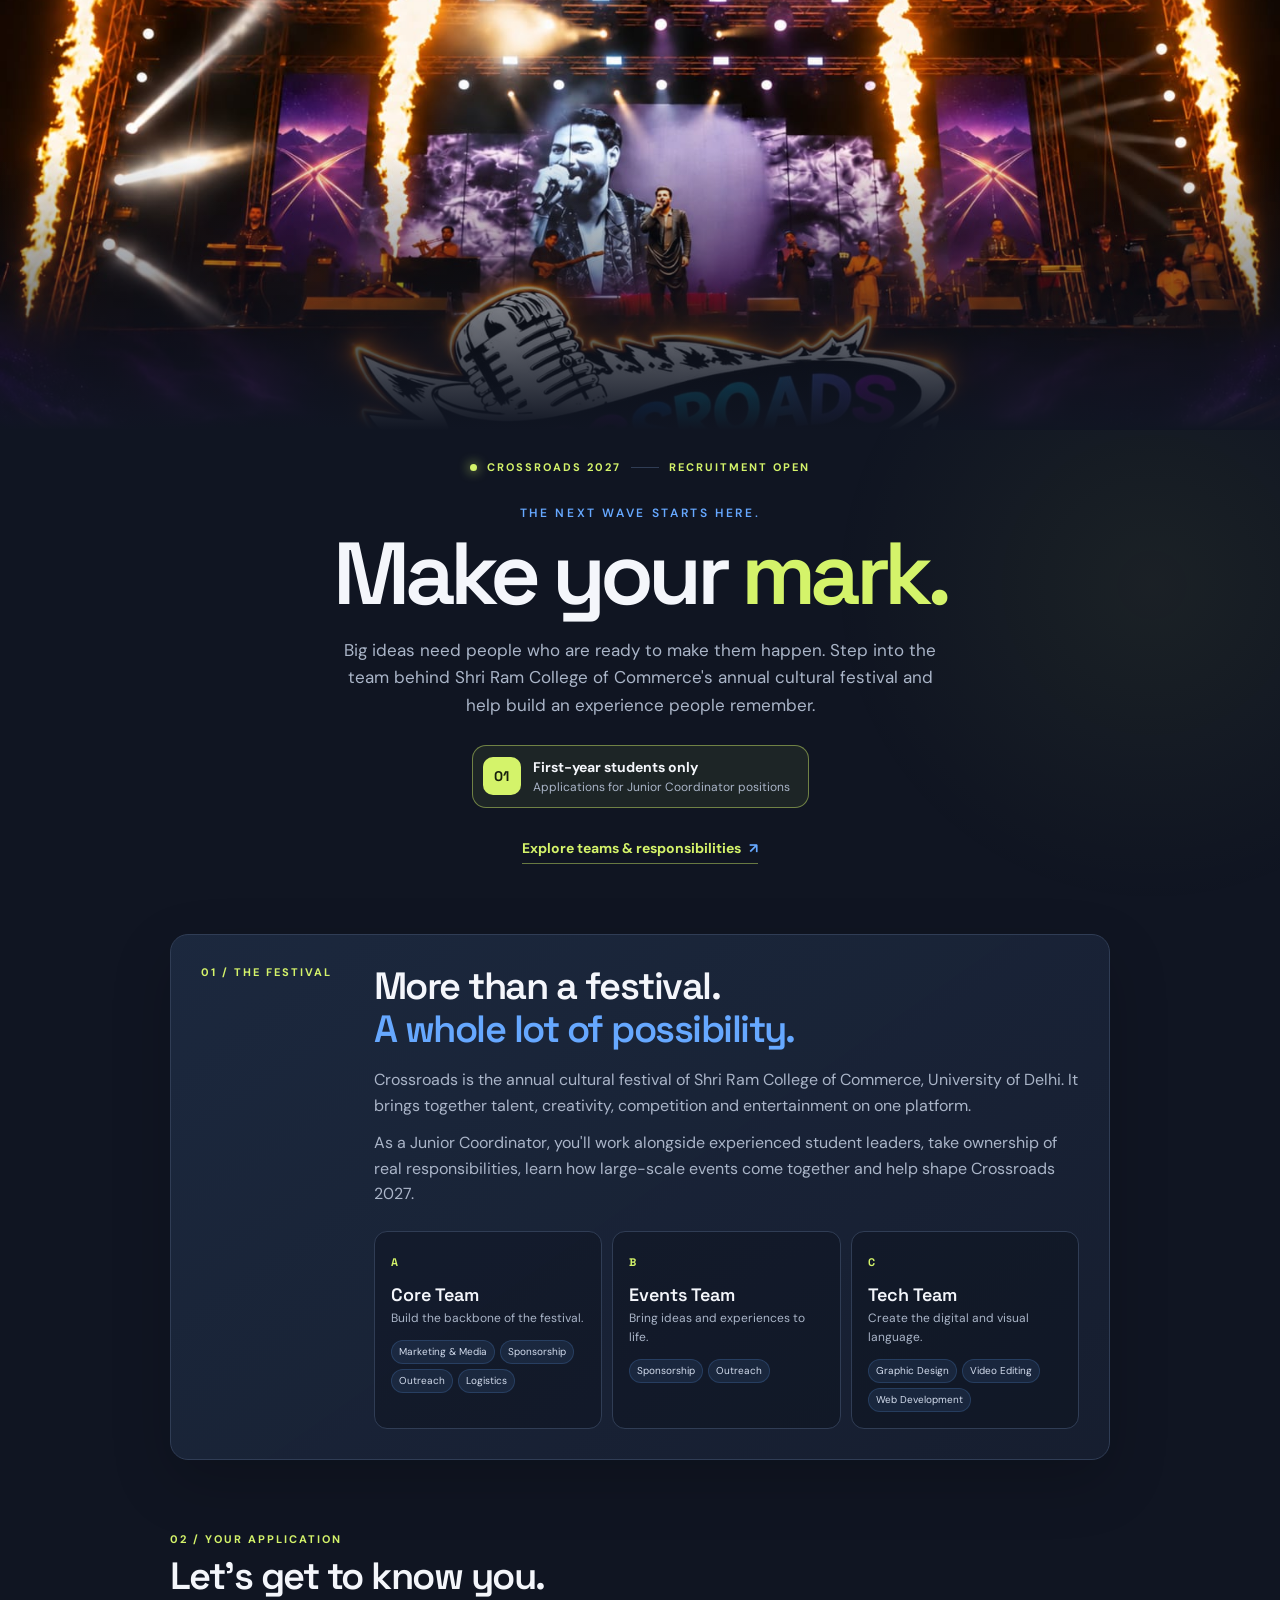
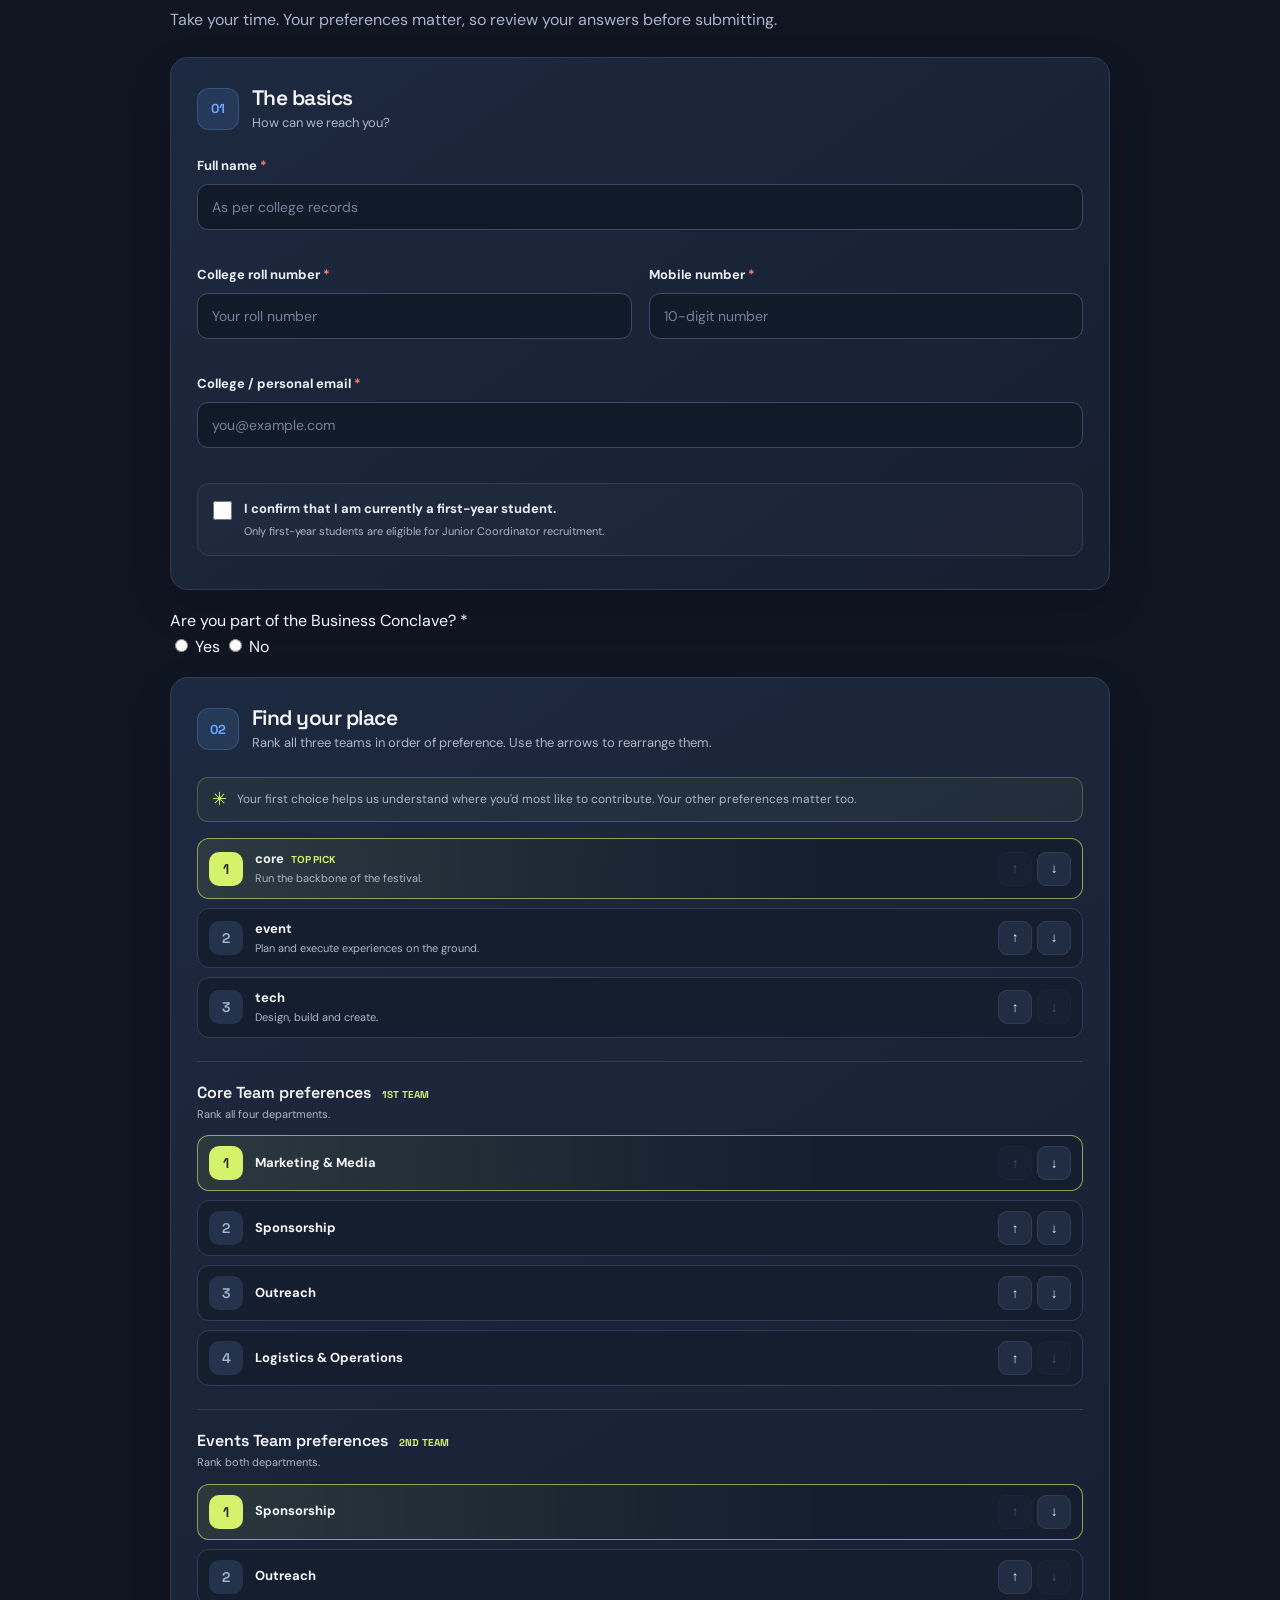
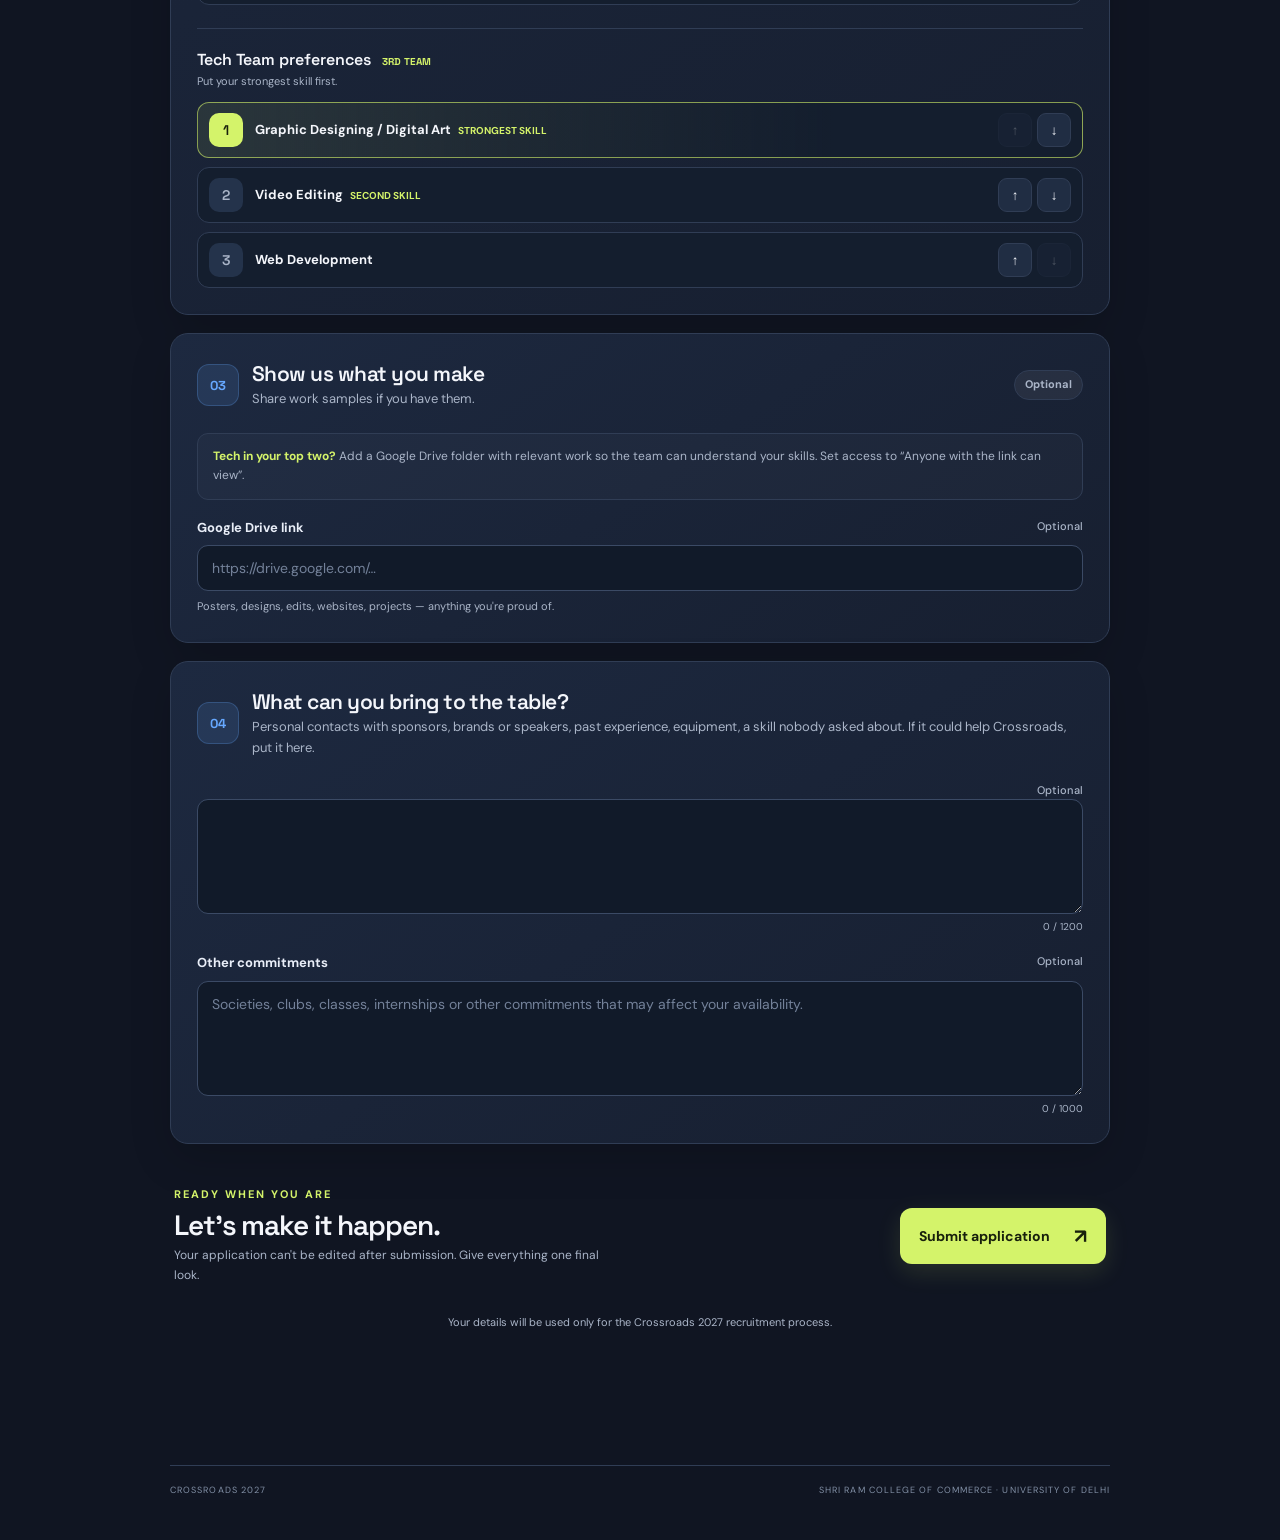
<file: index.html>
<!DOCTYPE html>
<html lang="en">
<head>
  <meta charset="UTF-8">
  <meta name="viewport" content="width=device-width, initial-scale=1">
  <meta name="theme-color" content="#101522">
  <meta name="description" content="Apply to become a Junior Coordinator at Crossroads 2027, the annual cultural festival of Shri Ram College of Commerce.">
  <title>Crossroads 2027 — Junior Coordinator Recruitment</title>
  <link rel="preconnect" href="https://fonts.googleapis.com">
  <link rel="preconnect" href="https://fonts.gstatic.com" crossorigin>
  <link href="https://fonts.googleapis.com/css2?family=DM+Sans:wght@400;500;600;700&family=Space+Grotesk:wght@400;500;600;700&display=swap" rel="stylesheet">
  <link rel="stylesheet" href="style.css">
</head>
<body>
  <!-- Keep your existing banner.jpg in this folder. -->
  <header class="hero-banner">
    <img src="banner.jpg" alt="Crossroads 2027">
    <div class="banner-shade"></div>
  </header>

  <main class="shell">
    <section class="intro">
      <div class="eyebrow"><span class="eyebrow-dot"></span> CROSSROADS 2027 <span class="eyebrow-line"></span> RECRUITMENT OPEN</div>
      <p class="edition">THE NEXT WAVE STARTS HERE.</p>
      <h1>Make your <span>mark.</span></h1>
      <p class="intro-copy">Big ideas need people who are ready to make them happen. Step into the team behind Shri Ram College of Commerce's annual cultural festival and help build an experience people remember.</p>
      <div class="eligibility"><span class="eligibility-icon">01</span><span><b>First-year students only</b><small>Applications for Junior Coordinator positions</small></span></div>
      <a class="text-link" href="roles.html">Explore teams &amp; responsibilities <span aria-hidden="true">↗</span></a>
    </section>

    <section class="about-panel">
      <div class="section-index">01 / THE FESTIVAL</div>
      <div>
        <h2>More than a festival.<br><span>A whole lot of possibility.</span></h2>
        <p>Crossroads is the annual cultural festival of Shri Ram College of Commerce, University of Delhi. It brings together talent, creativity, competition and entertainment on one platform.</p>
        <p>As a Junior Coordinator, you'll work alongside experienced student leaders, take ownership of real responsibilities, learn how large-scale events come together and help shape Crossroads 2027.</p>
        <div class="division-grid">
          <article class="division-card"><span class="division-no">A</span><h3>Core Team</h3><p>Build the backbone of the festival.</p><div class="mini-tags"><span>Marketing &amp; Media</span><span>Sponsorship</span><span>Outreach</span><span>Logistics</span></div></article>
          <article class="division-card"><span class="division-no">B</span><h3>Events Team</h3><p>Bring ideas and experiences to life.</p><div class="mini-tags"><span>Sponsorship</span><span>Outreach</span></div></article>
          <article class="division-card"><span class="division-no">C</span><h3>Tech Team</h3><p>Create the digital and visual language.</p><div class="mini-tags"><span>Graphic Design</span><span>Video Editing</span><span>Web Development</span></div></article>
        </div>
      </div>
    </section>

    <div class="form-heading">
      <div class="section-index">02 / YOUR APPLICATION</div>
      <h2>Let's get to know you.</h2>
      <p>Take your time. Your preferences matter, so review your answers before submitting.</p>
    </div>

    

    <form id="applicationForm" novalidate>
      <section class="form-card">
        <div class="card-heading"><span class="step">01</span><div><h3>The basics</h3><p>How can we reach you?</p></div></div>
        <div class="field-grid">
          <div class="field full" data-field="name"><label for="name">Full name <em>*</em></label><input id="name" name="fullName" type="text" autocomplete="name" placeholder="As per college records" required><small class="error">Please enter your first and last name.</small></div>
          <div class="field" data-field="roll"><label for="roll">College roll number <em>*</em></label><input id="roll" name="rollNumber" type="text" placeholder="Your roll number" required><small class="error">Please enter your roll number.</small></div>
          <div class="field" data-field="phone"><label for="phone">Mobile number <em>*</em></label><input id="phone" name="contact" type="tel" inputmode="numeric" autocomplete="tel" placeholder="10-digit number" required><small class="error">Enter a valid 10-digit Indian mobile number.</small></div>
          <div class="field full" data-field="email"><label for="email">College / personal email <em>*</em></label><input id="email" name="email" type="email" autocomplete="email" placeholder="you@example.com" required><small class="error">Enter a valid email address.</small></div>
          <div class="field full" data-field="year" id="yearField">
            <label class="confirm"><input id="year" type="checkbox" required><span><b>I confirm that I am currently a first-year student.</b><small>Only first-year students are eligible for Junior Coordinator recruitment.</small></span></label>
            <small class="error">Please confirm your first-year eligibility to continue.</small>
          </div>
        </div>
      </section>
      <div class="form-group">
  <label>Are you part of the Business Conclave? <span>*</span></label>
  <div class="radio-group">
    <label>
      <input type="radio" name="businessConclave" value="Yes" required>
      Yes
    </label>
    <label>
      <input type="radio" name="businessConclave" value="No" required>
      No
    </label>
  </div>
</div>

      <section class="form-card">
        <div class="card-heading"><span class="step">02</span><div><h3>Find your place</h3><p>Rank all three teams in order of preference. Use the arrows to rearrange them.</p></div></div>
        <div class="rank-intro"><span class="rank-star">✳</span><span>Your first choice helps us understand where you'd most like to contribute. Your other preferences matter too.</span></div>
        <ol class="rank-list" id="rank-domain" aria-label="Rank teams"></ol>
        <div id="sub-rankings"></div>
      </section>

      <section class="form-card" id="workSection">
        <div class="card-heading"><span class="step">03</span><div><h3>Show us what you make</h3><p>Share work samples if you have them.</p></div><span class="status-pill" id="workBadge">Optional</span></div>
        <div class="notice" id="workNotice"><b>Tech in your top two?</b> Add a Google Drive folder with relevant work so the team can understand your skills. Set access to “Anyone with the link can view”.</div>
        <div class="field" data-field="drive" id="driveField"><label for="drive">Google Drive link <span class="optional-label" id="driveOptional">Optional</span></label><input id="drive" name="driveLink" type="url" placeholder="https://drive.google.com/…"><small class="field-help">Posters, designs, edits, websites, projects — anything you're proud of.</small><small class="error" id="driveError">A valid Google Drive link is required when Tech is in your top two.</small></div>
      </section>

      <section class="form-card">
        <div class="card-heading"><span class="step">04</span><div><h3> What can you bring to the table?</h3></h3><p>Personal contacts with sponsors, brands or speakers, past experience, equipment, a skill nobody asked about. If it could help Crossroads, put it here.</p></div></div>
        <div class="field" data-field="contribution"><label for="contribution"> <span class="optional-label">Optional</span></label><textarea id="contribution" name="contribution" maxlength="1200" placeholder=""></textarea><div class="counter"><span id="contributionCount">0</span> / 1200</div></div>
        <div class="field"><label for="commitments">Other commitments <span class="optional-label">Optional</span></label><textarea id="commitments" name="commitments" maxlength="1000" placeholder="Societies, clubs, classes, internships or other commitments that may affect your availability."></textarea><div class="counter"><span id="commitmentsCount">0</span> / 1000</div></div>
      </section>

      <div class="submit-area">
        <div><p class="submit-kicker">READY WHEN YOU ARE</p><h2>Let's make it happen.</h2><p>Your application can't be edited after submission. Give everything one final look.</p></div>
        <button class="submit-button" id="submitButton" type="submit"><span>Submit application</span><b aria-hidden="true">↗</b></button>
      </div>
      <p class="privacy-note">Your details will be used only for the Crossroads 2027 recruitment process.</p>
      <p class="form-message" id="formMessage" role="alert" aria-live="polite"></p>
    </form>

    <section class="success-panel" id="successPanel" aria-live="polite" hidden>
      <div class="success-mark">✓</div><p class="section-index">APPLICATION RECEIVED</p><h2>You're in the mix<span>.</span></h2><p>Thanks, <b id="successName"></b>. Your Junior Coordinator application has been recorded.</p><div class="success-details" id="successDetails"></div><a class="text-link" href="index.html">Back to Crossroads 2027 ↗</a>
    </section>

    <footer><span>CROSSROADS 2027</span><span>SHRI RAM COLLEGE OF COMMERCE · UNIVERSITY OF DELHI</span></footer>
  </main>
  <script src="script.js"></script>
</body>
</html>
</file>
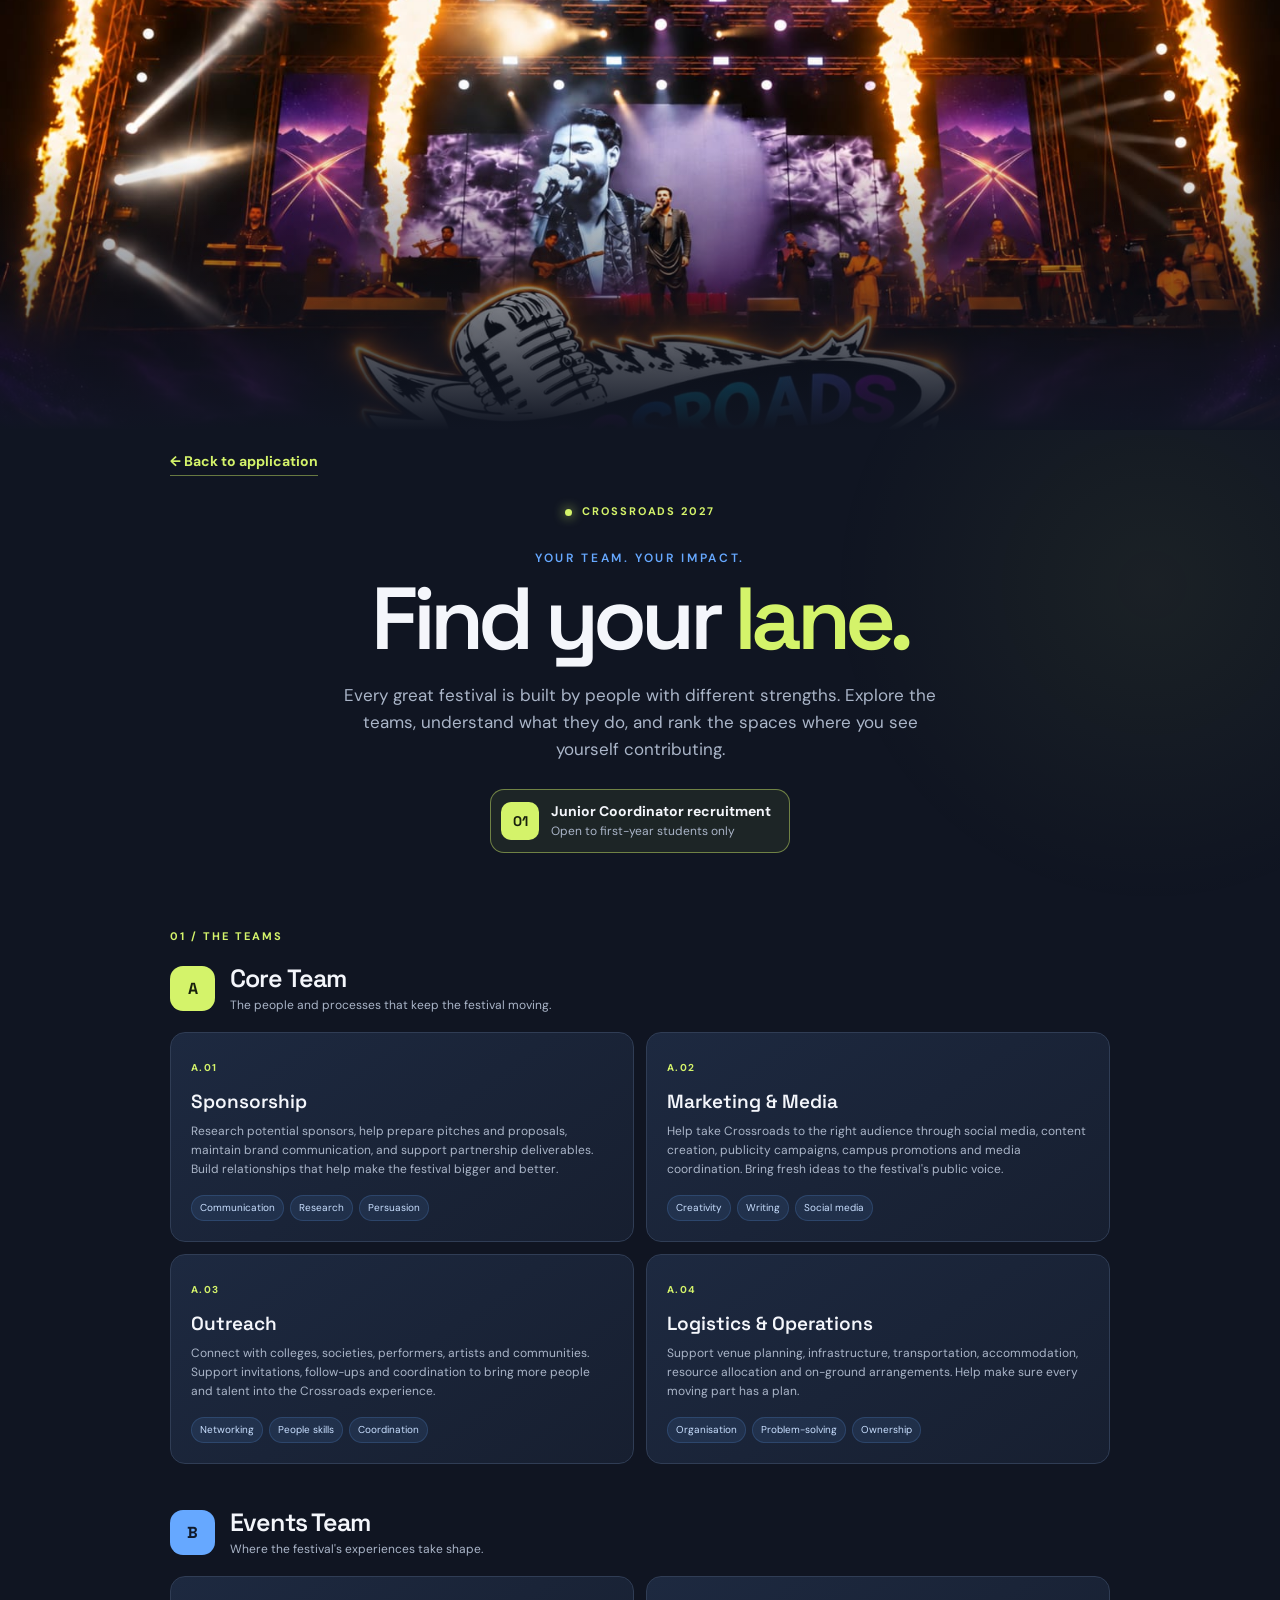
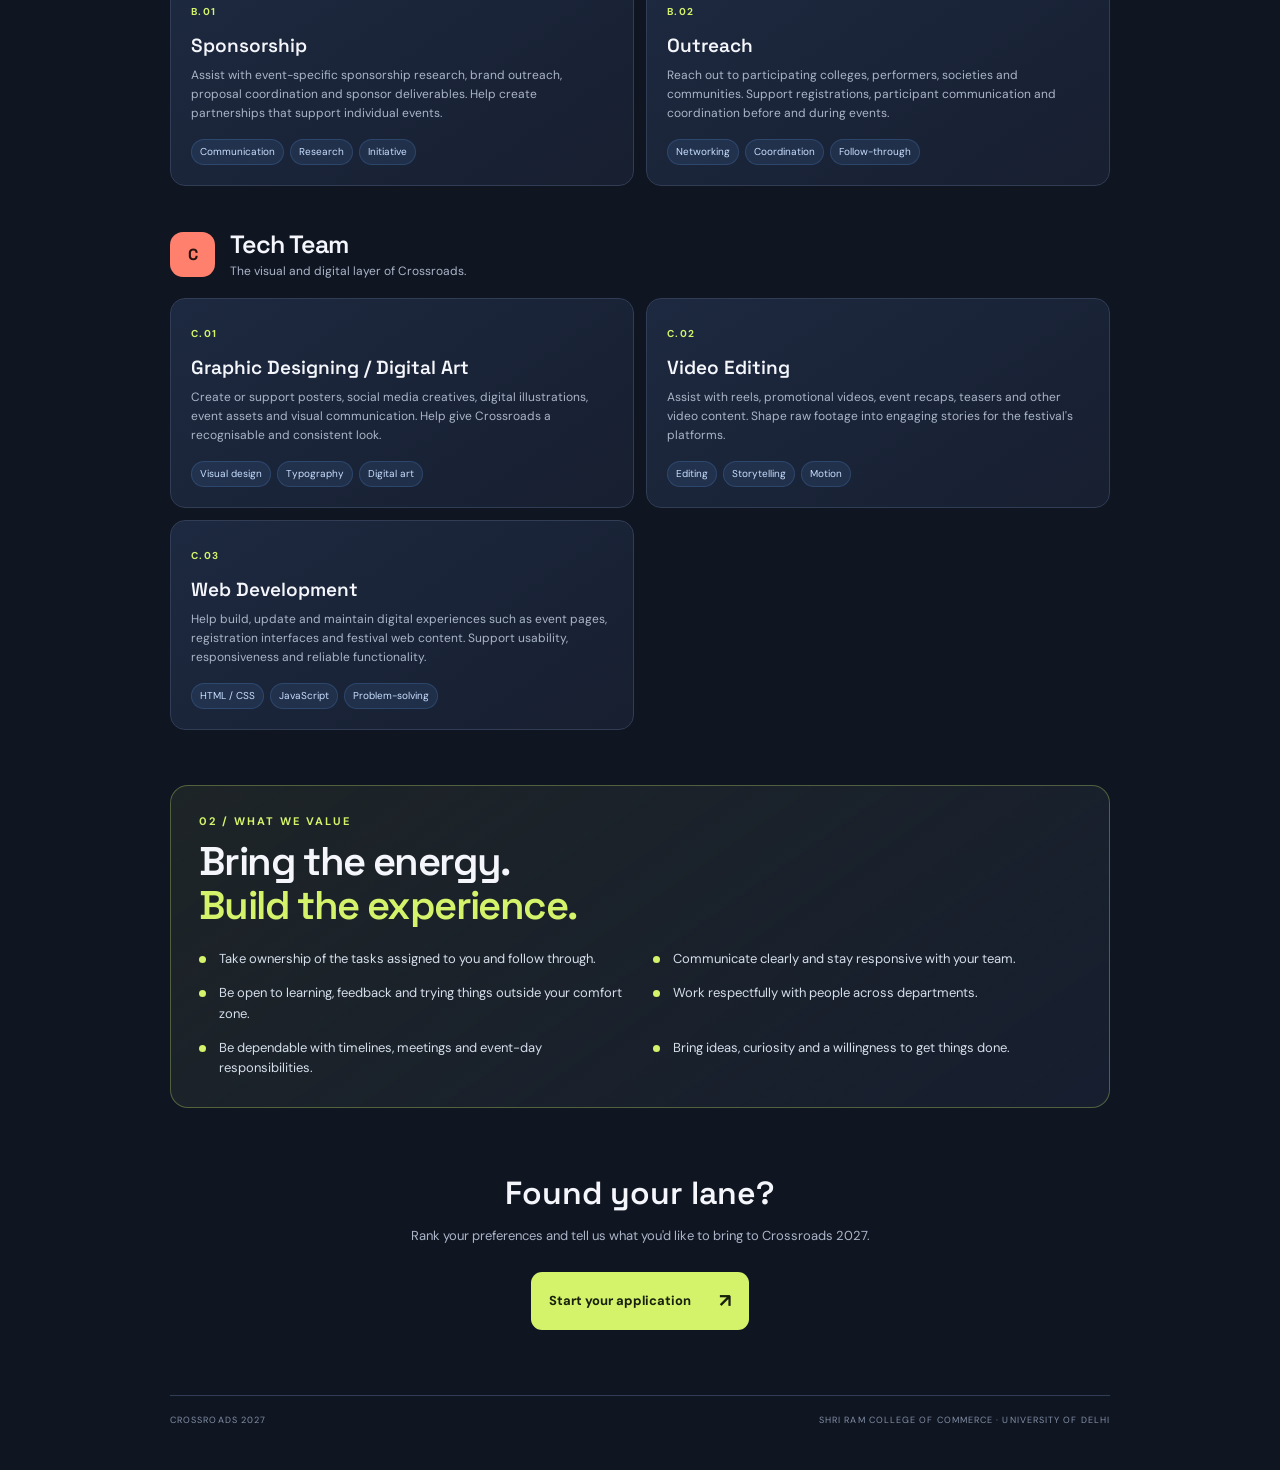
<file: roles.html>
<!DOCTYPE html>
<html lang="en">
<head>
  <meta charset="UTF-8">
  <meta name="viewport" content="width=device-width, initial-scale=1">
  <meta name="theme-color" content="#101522">
  <title>Teams &amp; Responsibilities — Crossroads 2027</title>
  <link rel="preconnect" href="https://fonts.googleapis.com">
  <link rel="preconnect" href="https://fonts.gstatic.com" crossorigin>
  <link href="https://fonts.googleapis.com/css2?family=DM+Sans:wght@400;500;600;700&family=Space+Grotesk:wght@400;500;600;700&display=swap" rel="stylesheet">
  <link rel="stylesheet" href="style.css">
</head>
<body>
  <header class="hero-banner"><img src="banner.jpg" alt="Crossroads 2027"><div class="banner-shade"></div></header>
  <main class="shell roles-shell">
    <a class="text-link back-link" href="index.html">← Back to application</a>
    <section class="intro roles-intro">
      <div class="eyebrow"><span class="eyebrow-dot"></span> CROSSROADS 2027</div>
      <p class="edition">YOUR TEAM. YOUR IMPACT.</p>
      <h1>Find your <span>lane.</span></h1>
      <p class="intro-copy">Every great festival is built by people with different strengths. Explore the teams, understand what they do, and rank the spaces where you see yourself contributing.</p>
      <div class="eligibility"><span class="eligibility-icon">01</span><span><b>Junior Coordinator recruitment</b><small>Open to first-year students only</small></span></div>
    </section>
    <div class="section-index">01 / THE TEAMS</div>
    <section class="role-group">
      <div class="role-group-head"><span class="team-letter">A</span><div><h2>Core Team</h2><p>The people and processes that keep the festival moving.</p></div></div>
      <div class="role-grid">
        <article class="role-card"><span class="role-number">A.01</span><h3>Sponsorship</h3><p>Research potential sponsors, help prepare pitches and proposals, maintain brand communication, and support partnership deliverables. Build relationships that help make the festival bigger and better.</p><div class="role-skills"><span>Communication</span><span>Research</span><span>Persuasion</span></div></article>
        <article class="role-card"><span class="role-number">A.02</span><h3>Marketing &amp; Media</h3><p>Help take Crossroads to the right audience through social media, content creation, publicity campaigns, campus promotions and media coordination. Bring fresh ideas to the festival's public voice.</p><div class="role-skills"><span>Creativity</span><span>Writing</span><span>Social media</span></div></article>
        <article class="role-card"><span class="role-number">A.03</span><h3>Outreach</h3><p>Connect with colleges, societies, performers, artists and communities. Support invitations, follow-ups and coordination to bring more people and talent into the Crossroads experience.</p><div class="role-skills"><span>Networking</span><span>People skills</span><span>Coordination</span></div></article>
        <article class="role-card"><span class="role-number">A.04</span><h3>Logistics &amp; Operations</h3><p>Support venue planning, infrastructure, transportation, accommodation, resource allocation and on-ground arrangements. Help make sure every moving part has a plan.</p><div class="role-skills"><span>Organisation</span><span>Problem-solving</span><span>Ownership</span></div></article>
      </div>
    </section>
    <section class="role-group">
      <div class="role-group-head"><span class="team-letter blue">B</span><div><h2>Events Team</h2><p>Where the festival's experiences take shape.</p></div></div>
      <div class="role-grid two">
        <article class="role-card"><span class="role-number">B.01</span><h3>Sponsorship</h3><p>Assist with event-specific sponsorship research, brand outreach, proposal coordination and sponsor deliverables. Help create partnerships that support individual events.</p><div class="role-skills"><span>Communication</span><span>Research</span><span>Initiative</span></div></article>
        <article class="role-card"><span class="role-number">B.02</span><h3>Outreach</h3><p>Reach out to participating colleges, performers, societies and communities. Support registrations, participant communication and coordination before and during events.</p><div class="role-skills"><span>Networking</span><span>Coordination</span><span>Follow-through</span></div></article>
      </div>
    </section>
    <section class="role-group">
      <div class="role-group-head"><span class="team-letter coral">C</span><div><h2>Tech Team</h2><p>The visual and digital layer of Crossroads.</p></div></div>
      <div class="role-grid">
        <article class="role-card"><span class="role-number">C.01</span><h3>Graphic Designing / Digital Art</h3><p>Create or support posters, social media creatives, digital illustrations, event assets and visual communication. Help give Crossroads a recognisable and consistent look.</p><div class="role-skills"><span>Visual design</span><span>Typography</span><span>Digital art</span></div></article>
        <article class="role-card"><span class="role-number">C.02</span><h3>Video Editing</h3><p>Assist with reels, promotional videos, event recaps, teasers and other video content. Shape raw footage into engaging stories for the festival's platforms.</p><div class="role-skills"><span>Editing</span><span>Storytelling</span><span>Motion</span></div></article>
        <article class="role-card"><span class="role-number">C.03</span><h3>Web Development</h3><p>Help build, update and maintain digital experiences such as event pages, registration interfaces and festival web content. Support usability, responsiveness and reliable functionality.</p><div class="role-skills"><span>HTML / CSS</span><span>JavaScript</span><span>Problem-solving</span></div></article>
      </div>
    </section>
    <section class="expect-panel"><div class="section-index">02 / WHAT WE VALUE</div><h2>Bring the energy.<br><span>Build the experience.</span></h2><ul><li>Take ownership of the tasks assigned to you and follow through.</li><li>Communicate clearly and stay responsive with your team.</li><li>Be open to learning, feedback and trying things outside your comfort zone.</li><li>Work respectfully with people across departments.</li><li>Be dependable with timelines, meetings and event-day responsibilities.</li><li>Bring ideas, curiosity and a willingness to get things done.</li></ul></section>
    <div class="roles-cta"><h2>Found your lane?</h2><p>Rank your preferences and tell us what you'd like to bring to Crossroads 2027.</p><a class="cta-button" href="index.html">Start your application <span>↗</span></a></div>
    <footer><span>CROSSROADS 2027</span><span>SHRI RAM COLLEGE OF COMMERCE · UNIVERSITY OF DELHI</span></footer>
  </main>
</body>
</html>
</file>
<file: style.css>
/* CROSSROADS 2027 — JUNIOR COORDINATOR RECRUITMENT */
:root{
  --bg:#101522;--surface:#171f30;--surface-2:#1d2940;--line:#303d55;
  --text:#f4f6fb;--muted:#aab5c8;--blue:#66a8ff;--lime:#d4f36a;
  --coral:#ff806d;--green:#78dfb0;--danger:#ff8f91;--radius:18px;
  --head:"Space Grotesk",sans-serif;--body:"DM Sans",sans-serif;
}
*{box-sizing:border-box}
html{scroll-behavior:smooth}
body{margin:0;background:var(--bg);color:var(--text);font:16px/1.6 var(--body);-webkit-font-smoothing:antialiased}
body:before{content:"";position:fixed;inset:0;pointer-events:none;z-index:-1;background:radial-gradient(ellipse 70% 38% at 50% 0,rgba(67,130,225,.20),transparent 72%),radial-gradient(circle at 90% 65%,rgba(212,243,106,.055),transparent 25%)}
a{color:inherit}
.hero-banner{position:relative;background:#090d16;line-height:0;overflow:hidden}
.hero-banner img{display:block;width:100%;height:auto;max-height:430px;object-fit:cover;object-position:center}
.banner-shade{position:absolute;inset:35% 0 0;background:linear-gradient(transparent,var(--bg))}
.shell{width:min(100% - 36px,940px);margin:0 auto;padding-bottom:42px}
.intro{max-width:760px;margin:30px auto 70px;text-align:center}
.eyebrow,.section-index,.submit-kicker{font:700 11px/1.4 var(--body);letter-spacing:.18em;color:var(--lime)}
.eyebrow{display:flex;align-items:center;justify-content:center;gap:10px}
.eyebrow-dot{width:7px;height:7px;border-radius:50%;background:var(--lime);box-shadow:0 0 12px var(--lime)}
.eyebrow-line{width:28px;height:1px;background:var(--line)}
.edition{margin:30px 0 0;color:var(--blue);font:600 12px var(--body);letter-spacing:.22em}
.intro h1{font:600 clamp(48px,9vw,88px)/1.02 var(--head);letter-spacing:-.065em;margin:8px 0 18px}
.intro h1 span{color:var(--lime)}
.intro-copy{max-width:610px;margin:0 auto;color:var(--muted);font-size:17px}
.eligibility{display:inline-flex;align-items:center;gap:12px;text-align:left;margin:26px auto 14px;padding:10px 18px 10px 10px;border:1px solid rgba(212,243,106,.45);border-radius:14px;background:rgba(212,243,106,.07)}
.eligibility-icon{display:grid;place-items:center;width:38px;height:38px;border-radius:10px;background:var(--lime);color:#18200c;font:700 14px var(--head)}
.eligibility b,.eligibility small{display:block}.eligibility b{font-size:14px}.eligibility small{font-size:12px;color:var(--muted)}
.text-link{display:table;margin:15px auto 0;color:var(--lime);font-size:14px;font-weight:700;text-decoration:none;border-bottom:1px solid rgba(212,243,106,.45);padding-bottom:3px}
.text-link span{color:var(--blue);margin-left:5px}
.about-panel{display:grid;grid-template-columns:145px 1fr;gap:28px;padding:30px;border:1px solid var(--line);border-radius:var(--radius);background:linear-gradient(145deg,rgba(29,41,64,.95),rgba(23,31,48,.96));box-shadow:0 22px 60px rgba(0,0,0,.18)}
.about-panel h2,.form-heading h2,.submit-area h2,.success-panel h2{font:600 clamp(27px,4vw,38px)/1.15 var(--head);letter-spacing:-.04em;margin:0 0 15px}
.about-panel h2 span{color:var(--blue)}
.about-panel p{color:var(--muted);margin:0 0 12px;max-width:65ch}
.division-grid{display:grid;grid-template-columns:repeat(3,1fr);gap:10px;margin-top:24px}
.division-card{position:relative;padding:16px;border:1px solid var(--line);border-radius:13px;background:rgba(10,15,25,.38);min-width:0}
.division-no{font:700 11px var(--head);color:var(--lime);letter-spacing:.12em}
.division-card h3{font:600 18px var(--head);margin:9px 0 3px}
.division-card p{font-size:12px;margin:0 0 12px}
.mini-tags{display:flex;flex-wrap:wrap;gap:5px}
.mini-tags span{font-size:10px;color:#d3dced;padding:3px 7px;border-radius:99px;background:rgba(102,168,255,.10);border:1px solid rgba(102,168,255,.18)}
.form-heading{margin:72px 0 24px}
.form-heading h2{margin:8px 0}
.form-heading>p{margin:0;color:var(--muted)}
form{display:grid;gap:18px}
.form-card{padding:26px;border:1px solid var(--line);border-radius:var(--radius);background:linear-gradient(145deg,var(--surface-2),var(--surface));box-shadow:0 16px 42px rgba(0,0,0,.15)}
.card-heading{display:flex;align-items:center;gap:13px;margin-bottom:23px}
.step{display:grid;place-items:center;flex:none;width:42px;height:42px;border-radius:12px;background:rgba(102,168,255,.13);color:var(--blue);font:700 13px var(--head);border:1px solid rgba(102,168,255,.24)}
.card-heading h3{font:600 21px var(--head);margin:0;letter-spacing:-.025em}
.card-heading p{font-size:13px;color:var(--muted);margin:2px 0 0}
.status-pill{margin-left:auto;padding:5px 10px;border-radius:99px;font-size:11px;font-weight:700;color:var(--muted);background:rgba(255,255,255,.06);border:1px solid var(--line)}
.status-pill.required{color:var(--lime);border-color:rgba(212,243,106,.45);background:rgba(212,243,106,.08)}
.field-grid{display:grid;grid-template-columns:1fr 1fr;gap:17px}
.field{min-width:0;margin-bottom:18px}
.field:last-child{margin-bottom:0}
.field.full{grid-column:1/-1}
.field label{display:block;margin:0 0 7px;font-size:13px;font-weight:700;color:#e9eef8}
.field label em{font-style:normal;color:var(--coral)}
input[type=text],input[type=email],input[type=tel],input[type=url],textarea{display:block;width:100%;padding:13px 14px;border:1px solid #3b4a65;border-radius:11px;background:#111a29;color:var(--text);font:14px var(--body);transition:border-color .18s,box-shadow .18s}
input::placeholder,textarea::placeholder{color:#738199}
textarea{min-height:115px;resize:vertical}
input:focus,textarea:focus{outline:none;border-color:var(--blue);box-shadow:0 0 0 3px rgba(102,168,255,.15)}
.optional-label{float:right;color:var(--muted);font-size:11px;font-weight:500}
.field-help{display:block;color:var(--muted);font-size:11px;margin-top:7px}
.error{display:none;color:var(--danger);font-size:11px;margin-top:6px}
.field.invalid input,.field.invalid textarea{border-color:var(--danger)}
.field.invalid .error{display:block}
.confirm{display:flex!important;align-items:flex-start;gap:12px;padding:15px;border:1px solid var(--line);border-radius:12px;background:rgba(255,255,255,.025);cursor:pointer}
.confirm input{width:19px;height:19px;flex:none;margin:2px 0 0;accent-color:var(--lime)}
.confirm b,.confirm small{display:block}.confirm b{font-size:13px}.confirm small{font-size:11px;color:var(--muted);font-weight:400;margin-top:3px}
.field.invalid .confirm{border-color:var(--danger)}
.rank-intro{display:flex;gap:10px;padding:12px 14px;margin-bottom:16px;border:1px solid rgba(212,243,106,.22);border-radius:11px;background:rgba(212,243,106,.045);color:var(--muted);font-size:12px}
.rank-star{color:var(--lime);font-size:18px;line-height:1}
.rank-list{list-style:none;padding:0;margin:0;display:grid;gap:9px}
.rank-list li{display:flex;align-items:center;gap:12px;padding:10px 11px;border:1px solid var(--line);border-radius:12px;background:#141e2e;transition:border-color .2s,transform .2s}
.rank-list li:first-child{border-color:rgba(212,243,106,.6);background:linear-gradient(90deg,rgba(212,243,106,.09),#141e2e 72%)}
.rank-number{display:grid;place-items:center;flex:none;width:34px;height:34px;border-radius:10px;background:#24334b;color:var(--muted);font:600 14px var(--head)}
.rank-list li:first-child .rank-number{background:var(--lime);color:#18200c}
.rank-copy{flex:1;min-width:0}.rank-copy b{display:block;font-size:13px}.rank-copy small{display:block;color:var(--muted);font-size:11px}
.rank-tag{display:inline-block;margin-left:7px;color:var(--lime);font-size:10px;font-weight:700}
.move-controls{display:flex;gap:5px}
.move-controls button{width:34px;height:34px;border:1px solid var(--line);border-radius:9px;background:#202d43;color:var(--text);cursor:pointer}
.move-controls button:hover:not(:disabled){background:var(--blue);border-color:var(--blue);color:#0c1523}
.move-controls button:disabled{opacity:.25;cursor:not-allowed}
.sub-rank{margin-top:23px;padding-top:20px;border-top:1px solid var(--line)}
.sub-rank h4{font:600 16px var(--head);margin:0 0 3px}
.sub-rank p{font-size:11px;color:var(--muted);margin:0 0 12px}
.notice{padding:13px 15px;margin:0 0 18px;border:1px solid rgba(212,243,106,.3);border-radius:11px;background:rgba(212,243,106,.055);font-size:12px;color:#dce7c3}
.notice b{color:var(--lime)}
.notice.off{border-color:var(--line);background:rgba(255,255,255,.025);color:var(--muted)}
.counter{text-align:right;font-size:10px;color:var(--muted);margin-top:5px}
.submit-area{display:flex;align-items:center;justify-content:space-between;gap:24px;padding:25px 4px 0}
.submit-kicker{margin:0 0 7px}
.submit-area h2{font-size:28px;margin:0 0 5px}
.submit-area p:not(.submit-kicker){font-size:12px;color:var(--muted);margin:0;max-width:430px}
.submit-button{display:flex;align-items:center;gap:24px;padding:15px 19px;border:0;border-radius:12px;background:var(--lime);color:#18200c;font:700 14px var(--body);cursor:pointer;box-shadow:0 8px 25px rgba(212,243,106,.12);transition:transform .18s,box-shadow .18s}
.submit-button:hover{transform:translateY(-2px);box-shadow:0 12px 30px rgba(212,243,106,.2)}
.submit-button b{font-size:20px}.submit-button:disabled{opacity:.6;cursor:wait;transform:none}
.privacy-note,.form-message{font-size:11px;color:var(--muted);text-align:center}
.form-message{color:var(--danger);min-height:18px}
.success-panel{margin-top:25px;padding:34px;border:1px solid rgba(120,223,176,.4);border-radius:var(--radius);background:linear-gradient(145deg,#1c3440,#172638);text-align:center}
.success-mark{display:grid;place-items:center;width:54px;height:54px;margin:0 auto 16px;border-radius:50%;background:var(--green);color:#10251e;font-size:27px}
.success-panel h2{margin:9px 0}.success-panel h2 span{color:var(--lime)}
.success-panel>p:not(.section-index){color:var(--muted)}
.success-details{margin:22px auto;max-width:560px;padding:16px;border-radius:12px;background:rgba(0,0,0,.15);text-align:left;font-size:12px;color:#dce5f2}
.success-details p{margin:5px 0}
footer{display:flex;justify-content:space-between;gap:15px;margin-top:65px;padding-top:17px;border-top:1px solid var(--line);color:#8290a6;font-size:9px;letter-spacing:.12em}
[hidden]{display:none!important}
@media(max-width:700px){.about-panel{grid-template-columns:1fr;gap:12px}.division-grid{grid-template-columns:1fr}.division-card{padding:14px}.division-card p{margin-bottom:8px}.about-panel{padding:22px}.form-card{padding:20px}.submit-area{align-items:flex-start;flex-direction:column}.submit-button{width:100%;justify-content:space-between}}
@media(max-width:520px){.shell{width:min(100% - 26px,940px)}.intro{margin:25px auto 48px}.intro-copy{font-size:15px}.field-grid{grid-template-columns:1fr}.field.full{grid-column:auto}.card-heading{align-items:flex-start}.card-heading h3{font-size:19px}.status-pill{font-size:10px}.rank-list li{gap:8px;padding:9px}.move-controls button{width:31px;height:31px}.rank-copy b{font-size:12px}footer{flex-direction:column;gap:5px}}
@media(prefers-reduced-motion:reduce){*,*::before,*::after{scroll-behavior:auto!important;transition:none!important;animation:none!important}}

/* ROLES PAGE */
.roles-shell{padding-top:20px}
.back-link{margin:0 auto 28px 0}
.roles-intro{margin-top:10px;margin-bottom:62px}
.role-group{margin:18px 0 42px}
.role-group-head{display:flex;align-items:center;gap:15px;margin:13px 0 17px}
.team-letter{display:grid;place-items:center;width:45px;height:45px;border-radius:13px;background:var(--lime);color:#18200c;font:700 16px var(--head)}
.team-letter.blue{background:var(--blue);color:#101a2a}
.team-letter.coral{background:var(--coral);color:#27120f}
.role-group-head h2{font:600 25px var(--head);margin:0;letter-spacing:-.035em}
.role-group-head p{margin:2px 0 0;color:var(--muted);font-size:12px}
.role-grid{display:grid;grid-template-columns:repeat(2,1fr);gap:12px}
.role-grid.two{grid-template-columns:repeat(2,1fr)}
.role-card{padding:20px;border:1px solid var(--line);border-radius:15px;background:linear-gradient(145deg,var(--surface-2),var(--surface))}
.role-number{font:700 10px var(--body);letter-spacing:.14em;color:var(--lime)}
.role-card h3{font:600 19px/1.25 var(--head);margin:11px 0 8px}
.role-card p{margin:0;color:var(--muted);font-size:12px}
.role-skills{display:flex;flex-wrap:wrap;gap:6px;margin-top:16px}
.role-skills span{padding:4px 8px;border-radius:99px;background:rgba(102,168,255,.1);border:1px solid rgba(102,168,255,.18);color:#c9dfff;font-size:10px}
.expect-panel{margin-top:55px;padding:28px;border:1px solid rgba(212,243,106,.3);border-radius:var(--radius);background:linear-gradient(145deg,rgba(212,243,106,.07),rgba(23,31,48,.95))}
.expect-panel h2{font:600 clamp(28px,5vw,40px)/1.12 var(--head);letter-spacing:-.04em;margin:10px 0 20px}
.expect-panel h2 span{color:var(--lime)}
.expect-panel ul{list-style:none;padding:0;margin:0;display:grid;grid-template-columns:1fr 1fr;gap:13px 25px}
.expect-panel li{position:relative;padding-left:20px;color:#d5deeb;font-size:13px}
.expect-panel li:before{content:"";position:absolute;left:0;top:.55em;width:7px;height:7px;border-radius:50%;background:var(--lime)}
.roles-cta{text-align:center;margin:65px auto 20px}
.roles-cta h2{font:600 32px var(--head);margin:0}
.roles-cta p{color:var(--muted);font-size:13px}
.cta-button{display:inline-flex;align-items:center;gap:28px;margin-top:12px;padding:14px 18px;border-radius:11px;background:var(--lime);color:#18200c;text-decoration:none;font-size:13px;font-weight:700}
.cta-button span{font-size:19px}
@media(max-width:650px){.role-grid,.role-grid.two{grid-template-columns:1fr}.expect-panel ul{grid-template-columns:1fr}.role-card{padding:18px}}
</file>
